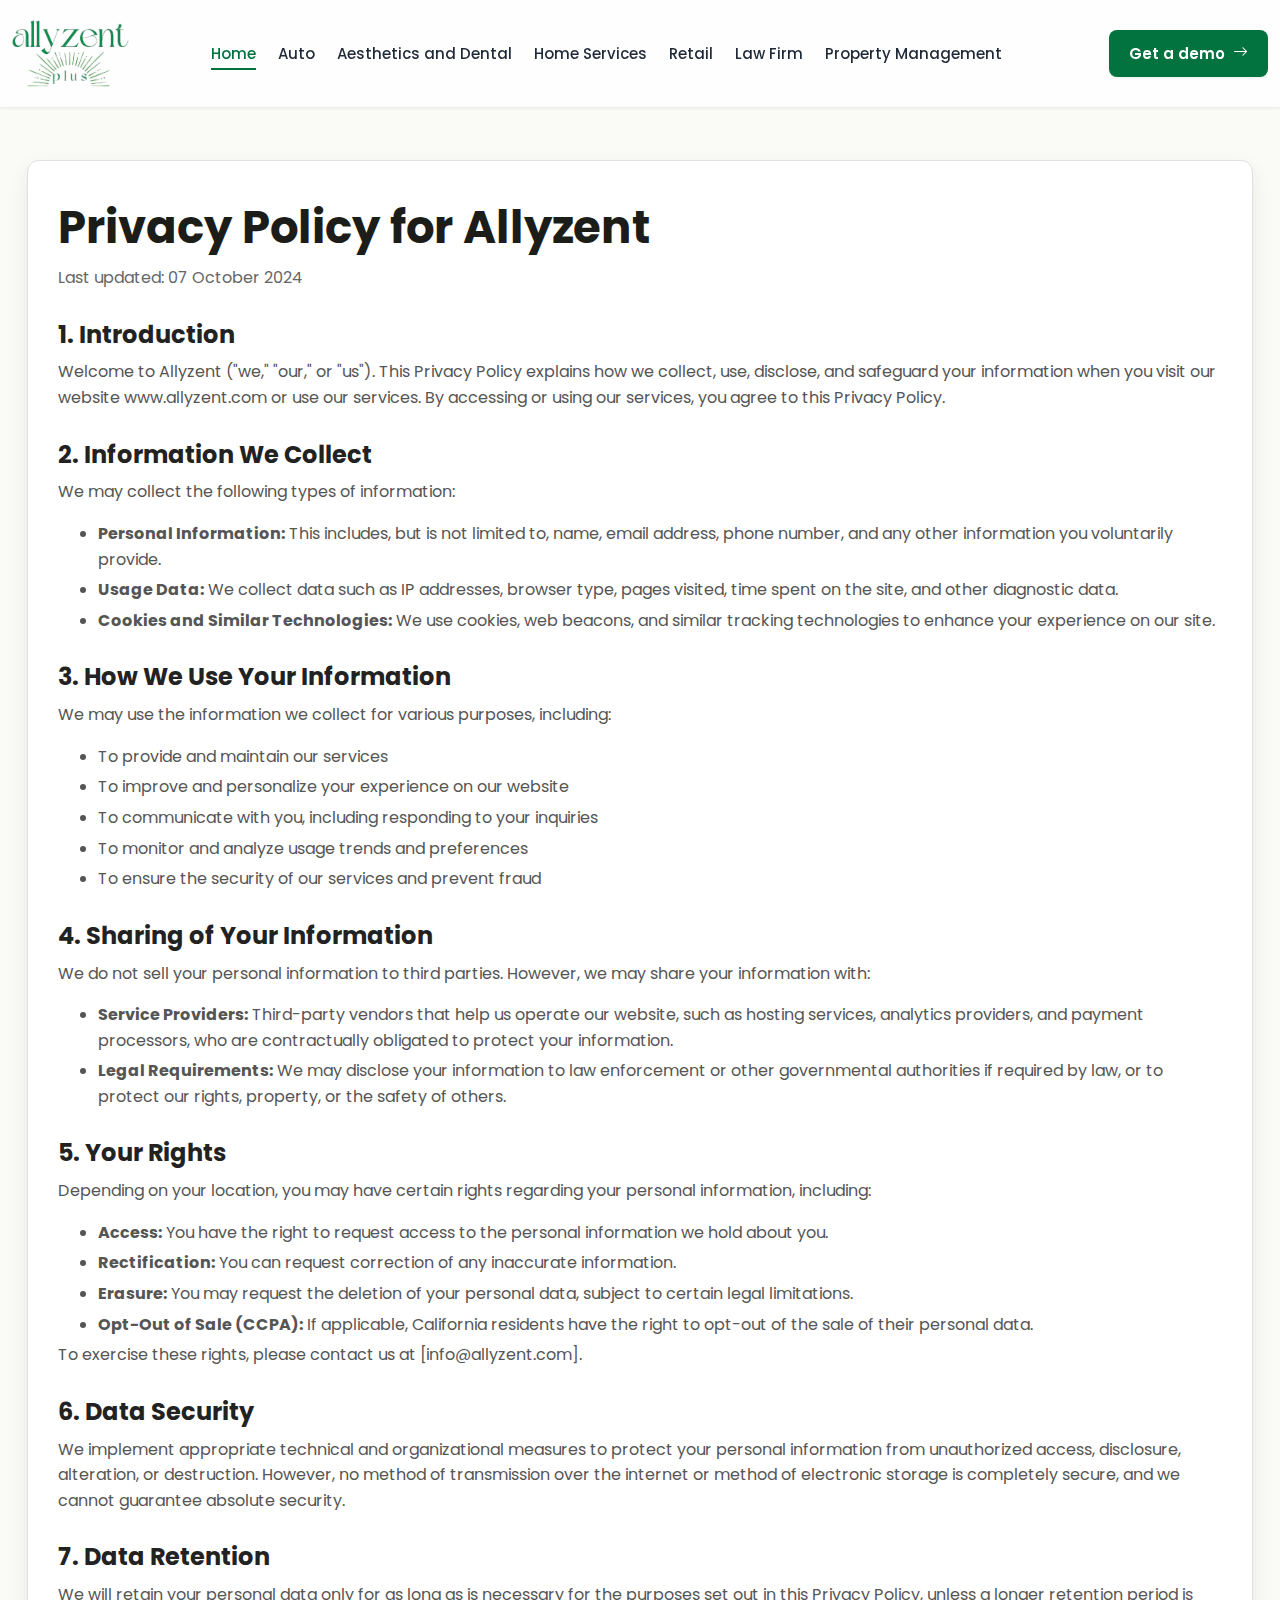
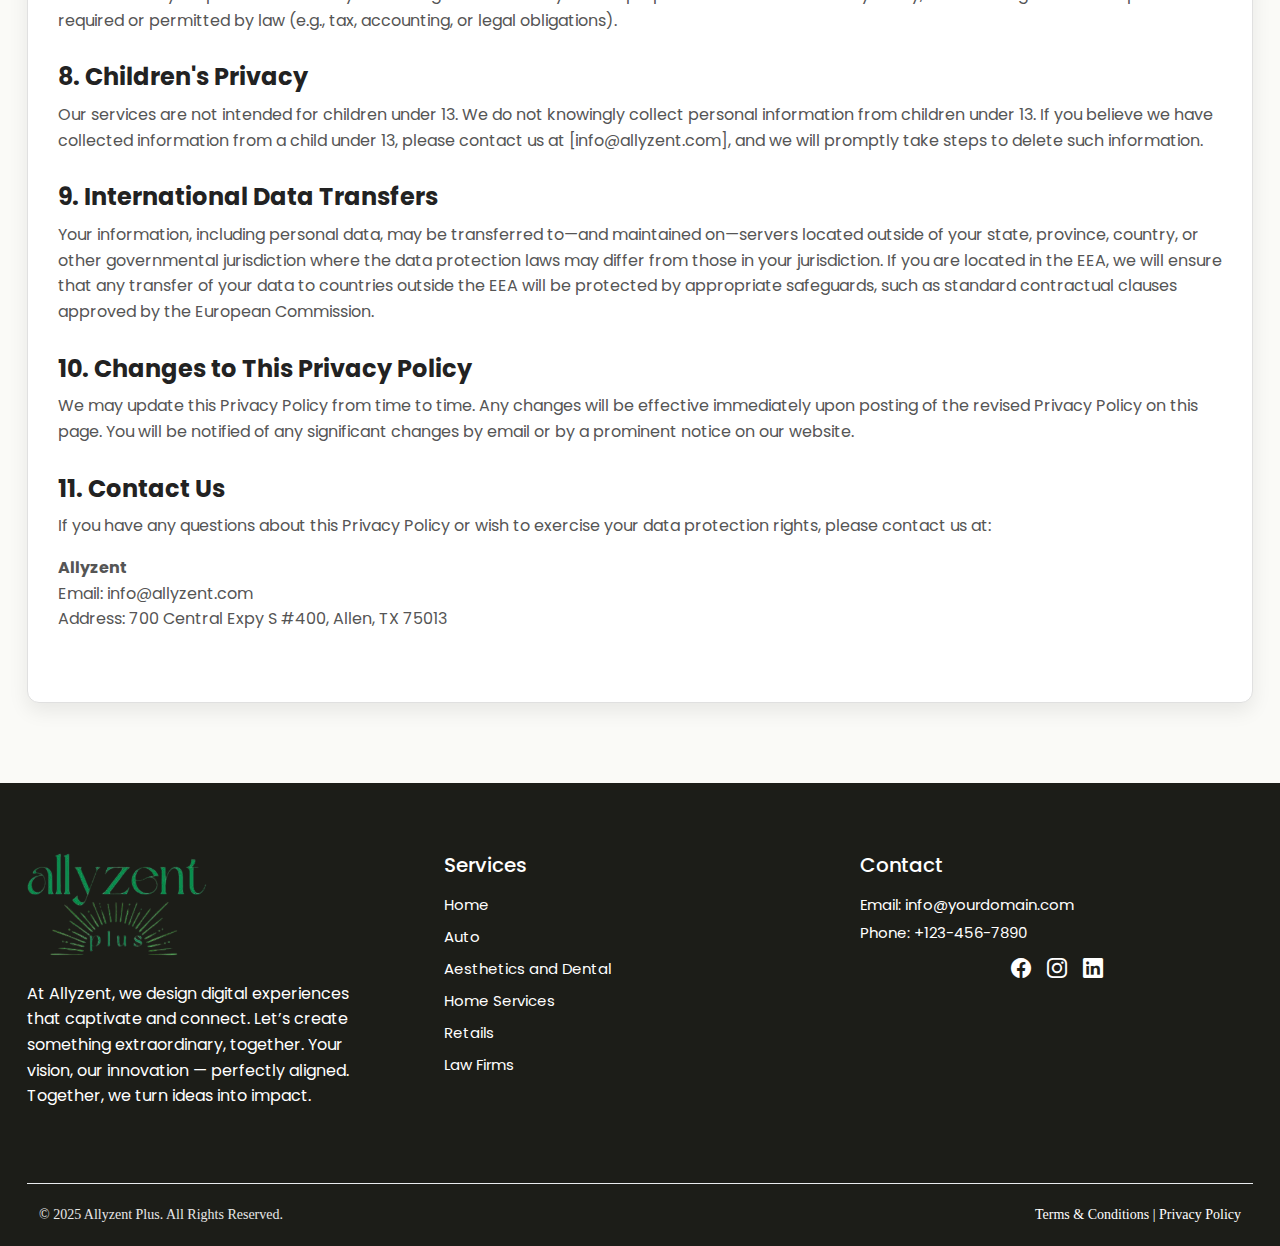
<file: privacyandpolicy.html>
<!DOCTYPE html>
<html lang="en">
<head>
    <meta charset="UTF-8">
    <meta name="viewport" content="width=device-width, initial-scale=1.0">
    <title>Allyzent Plus</title>
    <link href="assets/css/bootstrap.css" rel="stylesheet">
    <link rel="stylesheet" href="https://cdn.jsdelivr.net/npm/bootstrap-icons@1.3.0/font/bootstrap-icons.css">
    <link rel="stylesheet" href="https://cdnjs.cloudflare.com/ajax/libs/font-awesome/6.4.0/css/all.min.css">
    <link rel="stylesheet" href="assets/css/all.css">
    <link rel="stylesheet" href="assets/css/style.css">
</head>
<body>
<div class="loader-wrapper">
  <div class="loader"></div>
</div>
<div class="wrapper">
    <div class="header clearfix">
        <nav class="navbar">
            <div class="container-fluid">
                <div class="logo">
                    <a href="index.html">
                        <img src="assets/images/logo.png">
                    </a>
                </div>
                <div class="nav-links">
                    <a href="index.html" class="nav-link active">Home</a>
                    <a href="auto.html" class="nav-link">Auto</a>
                    <a href="aesthetics.html" class="nav-link">Aesthetics and Dental</a>
                    <a href="homeservices.html" class="nav-link">Home Services</a>
                    <a href="retail.html" class="nav-link">Retail</a>
                    <a href="lawfirm.html" class="nav-link">Law Firm</a>
                    <a href="propertymanagement.html" class="nav-link">Property Management</a>
                </div>
                <div class="nav-right">
                    <div class="phone-number">
                        <!-- <i class="bi bi-telephone-fill phone-icon"></i>
                        <span>1-801-438-4425</span> -->
                    </div>
                    <a href="#" class="demo-btn">
                        Get a demo
                        <i class="bi bi-arrow-right"></i>
                    </a>
                    <div class="hamburger" id="hamburger">
                        <div class="hamburger-line"></div>
                        <div class="hamburger-line"></div>
                        <div class="hamburger-line"></div>
                    </div>
                </div>
            </div>
        </nav>
        <div class="clr"></div>
        <!-- Mobile Menu -->
        <div class="mobile-menu clearfix" id="mobileMenu">
            <div class="mobile-menu-content">
                <a href="index.html" class="mobile-link">Home</a>
                <a href="auto.html" class="mobile-link">Auto</a>
                <a href="aesthetics.html" class="mobile-link">Aesthetics & Dental</a>
                <a href="homeservices.html" class="mobile-link">Home Services</a>
                <a href="retail.html" class="mobile-link">Retail</a>
                <a href="lawfirm.html" class="mobile-link">Law Firms</a>
                <a href="propertymanagement.html" class="mobile-link">Property Management</a>
                <a href="#" class="demo-link">
                    Get a demo
                    <i class="bi bi-arrow-right"></i>
                </a>
            </div>
        </div>
    </div>
    <div class="content">
        <section class="privacyandpolicy">
            <div class="container">
              <div class="row">
                <div class="col-md-12">
                  <div class="privacyandpolicy-box">
                    <h1 class="privacyandpolicy-title">Privacy Policy for Allyzent</h1>
                    <p class="privacyandpolicy-updated">Last updated: 07 October 2024</p>
                    <ul class="privacyandpolicy-list">
                      <li>
                        <h2 class="privacyandpolicy-heading">1. Introduction</h2>
                        <p>Welcome to Allyzent ("we," "our," or "us"). This Privacy Policy explains how we collect, use, disclose, and safeguard your information when you visit our website www.allyzent.com or use our services. By accessing or using our services, you agree to this Privacy Policy.</p>
                      </li>
            
                      <li>
                        <h2 class="privacyandpolicy-heading">2. Information We Collect</h2>
                        <p>We may collect the following types of information:</p>
                        <ul class="privacyandpolicy-sublist">
                          <li><strong>Personal Information:</strong> This includes, but is not limited to, name, email address, phone number, and any other information you voluntarily provide.</li>
                          <li><strong>Usage Data:</strong> We collect data such as IP addresses, browser type, pages visited, time spent on the site, and other diagnostic data.</li>
                          <li><strong>Cookies and Similar Technologies:</strong> We use cookies, web beacons, and similar tracking technologies to enhance your experience on our site.</li>
                        </ul>
                      </li>
            
                      <li>
                        <h2 class="privacyandpolicy-heading">3. How We Use Your Information</h2>
                        <p>We may use the information we collect for various purposes, including:</p>
                        <ul class="privacyandpolicy-sublist">
                          <li>To provide and maintain our services</li>
                          <li>To improve and personalize your experience on our website</li>
                          <li>To communicate with you, including responding to your inquiries</li>
                          <li>To monitor and analyze usage trends and preferences</li>
                          <li>To ensure the security of our services and prevent fraud</li>
                        </ul>
                      </li>
            
                      <li>
                        <h2 class="privacyandpolicy-heading">4. Sharing of Your Information</h2>
                        <p>We do not sell your personal information to third parties. However, we may share your information with:</p>
                        <ul class="privacyandpolicy-sublist">
                          <li><strong>Service Providers:</strong> Third-party vendors that help us operate our website, such as hosting services, analytics providers, and payment processors, who are contractually obligated to protect your information.</li>
                          <li><strong>Legal Requirements:</strong> We may disclose your information to law enforcement or other governmental authorities if required by law, or to protect our rights, property, or the safety of others.</li>
                        </ul>
                      </li>
            
                      <li>
                        <h2 class="privacyandpolicy-heading">5. Your Rights</h2>
                        <p>Depending on your location, you may have certain rights regarding your personal information, including:</p>
                        <ul class="privacyandpolicy-sublist">
                          <li><strong>Access:</strong> You have the right to request access to the personal information we hold about you.</li>
                          <li><strong>Rectification:</strong> You can request correction of any inaccurate information.</li>
                          <li><strong>Erasure:</strong> You may request the deletion of your personal data, subject to certain legal limitations.</li>
                          <li><strong>Opt-Out of Sale (CCPA):</strong> If applicable, California residents have the right to opt-out of the sale of their personal data.</li>
                        </ul>
                        <p>To exercise these rights, please contact us at [info@allyzent.com].</p>
                      </li>
            
                      <li>
                        <h2 class="privacyandpolicy-heading">6. Data Security</h2>
                        <p>We implement appropriate technical and organizational measures to protect your personal information from unauthorized access, disclosure, alteration, or destruction. However, no method of transmission over the internet or method of electronic storage is completely secure, and we cannot guarantee absolute security.</p>
                      </li>
            
                      <li>
                        <h2 class="privacyandpolicy-heading">7. Data Retention</h2>
                        <p>We will retain your personal data only for as long as is necessary for the purposes set out in this Privacy Policy, unless a longer retention period is required or permitted by law (e.g., tax, accounting, or legal obligations).</p>
                      </li>
            
                      <li>
                        <h2 class="privacyandpolicy-heading">8. Children's Privacy</h2>
                        <p>Our services are not intended for children under 13. We do not knowingly collect personal information from children under 13. If you believe we have collected information from a child under 13, please contact us at [info@allyzent.com], and we will promptly take steps to delete such information.</p>
                      </li>
            
                      <li>
                        <h2 class="privacyandpolicy-heading">9. International Data Transfers</h2>
                        <p>Your information, including personal data, may be transferred to—and maintained on—servers located outside of your state, province, country, or other governmental jurisdiction where the data protection laws may differ from those in your jurisdiction. If you are located in the EEA, we will ensure that any transfer of your data to countries outside the EEA will be protected by appropriate safeguards, such as standard contractual clauses approved by the European Commission.</p>
                      </li>
            
                      <li>
                        <h2 class="privacyandpolicy-heading">10. Changes to This Privacy Policy</h2>
                        <p>We may update this Privacy Policy from time to time. Any changes will be effective immediately upon posting of the revised Privacy Policy on this page. You will be notified of any significant changes by email or by a prominent notice on our website.</p>
                      </li>
            
                      <li>
                        <h2 class="privacyandpolicy-heading">11. Contact Us</h2>
                        <p>If you have any questions about this Privacy Policy or wish to exercise your data protection rights, please contact us at:</p>
                        <p><strong>Allyzent</strong><br>
                        Email: info@allyzent.com<br>
                        Address: 700 Central Expy S #400, Allen, TX 75013</p>
                      </li>
                    </ul>
                  </div>
                </div>
              </div>
            </div>
          </section>                         
    </div>
  <footer class="text-white" style="background-color: rgb(28, 29, 24) ;">
    <div class="container">
      <div class="footer-work">
          <div class="row gy-5 mb-2">
            <div class="col-md-4">
                <div class="logofooter">
                  <img src="assets/images/logo.png">
                  <p class="text-light-emphasis" style="max-width: 343px;">
                  At Allyzent, we design digital experiences that captivate and connect. Let’s create something extraordinary, together. Your vision, our innovation — perfectly aligned. Together, we turn ideas into impact.
                  </p>
                </div>
            </div>
            <div class="col-md-4">
              <h5 class="text-white mb-3">Services</h5>
              <ul class="list-unstyled " style="font-size: 15px;">
                <li><a href="index.html" class="text-white text-decoration-none d-block mb-2">Home</a></li>
                <li><a href="auto.html" class="text-white text-decoration-none d-block mb-2">Auto</a></li>
                <li><a href="aesthetics.html" class="text-white text-decoration-none d-block mb-2">Aesthetics and Dental</a></li>
                <li><a href="homeservices.html" class="text-white text-decoration-none d-block mb-2">Home Services</a></li>
                <li><a href="retail.html" class="text-white text-decoration-none d-block mb-2">Retails</a></li>
                <li><a href="lawfirm.html" class="text-white text-decoration-none d-block mb-2">Law Firms</a></li>
              </ul>
            </div>
            <div class="col-md-4">
              <h5 class="text-white mb-3">Contact</h5>
              <p class="mb-1" style="font-size: 15px;">Email: <a href="mailto:info@yourdomain.com" class="text-white text-decoration-none">info@yourdomain.com</a></p>
              <p style="font-size: 15px;margin-bottom:8px;">Phone: +123-456-7890</p>
              <div class="d-flex gap-3 fs-5">
                <a href="#" class="text-white"><i class="bi bi-facebook"></i></a>
                <a href="#" class="text-white"><i class="bi bi-instagram"></i></a>
                <a href="#" class="text-white"><i class="bi bi-linkedin"></i></a>
              </div>
            </div>
          </div>
      </div>
      <div class="footer-bottom">
        <div class="container">
             <div class="row">
                <div class="col-md-6 text-md-start mb-3 mb-md-0">
                    <div class="copyright">
                        © 2025 Allyzent Plus. All Rights Reserved.
                    </div>
                </div>
                <div class="col-md-6 text-md-start mb-3 mb-md-0">
                    <div class="terms text-end">
                      <a href="termandcondition.html" class="text-white text-decoration-none">Terms & Conditions</a> |
                      <a href="privacyandpolicy.html" class="text-white text-decoration-none">Privacy Policy</a>
                    </div>
                  </div>
             </div>
        </div>
      </div>
    </div>
  </footer>
</div>
<script src="assets/js/main.js"></script>
<script>
    const timelineItems = document.querySelectorAll('.timeline-item');

  const observer = new IntersectionObserver(entries => {
    entries.forEach(entry => {
      if (entry.isIntersecting) {
        entry.target.classList.add('show');
      }
    });
  }, { threshold: 0.1 });

  timelineItems.forEach(item => observer.observe(item));
</script>
<script>
window.addEventListener("load", function () {
  document.querySelector(".loader-wrapper").style.display = "none";
});
</script>
</body>
</html>
</file>
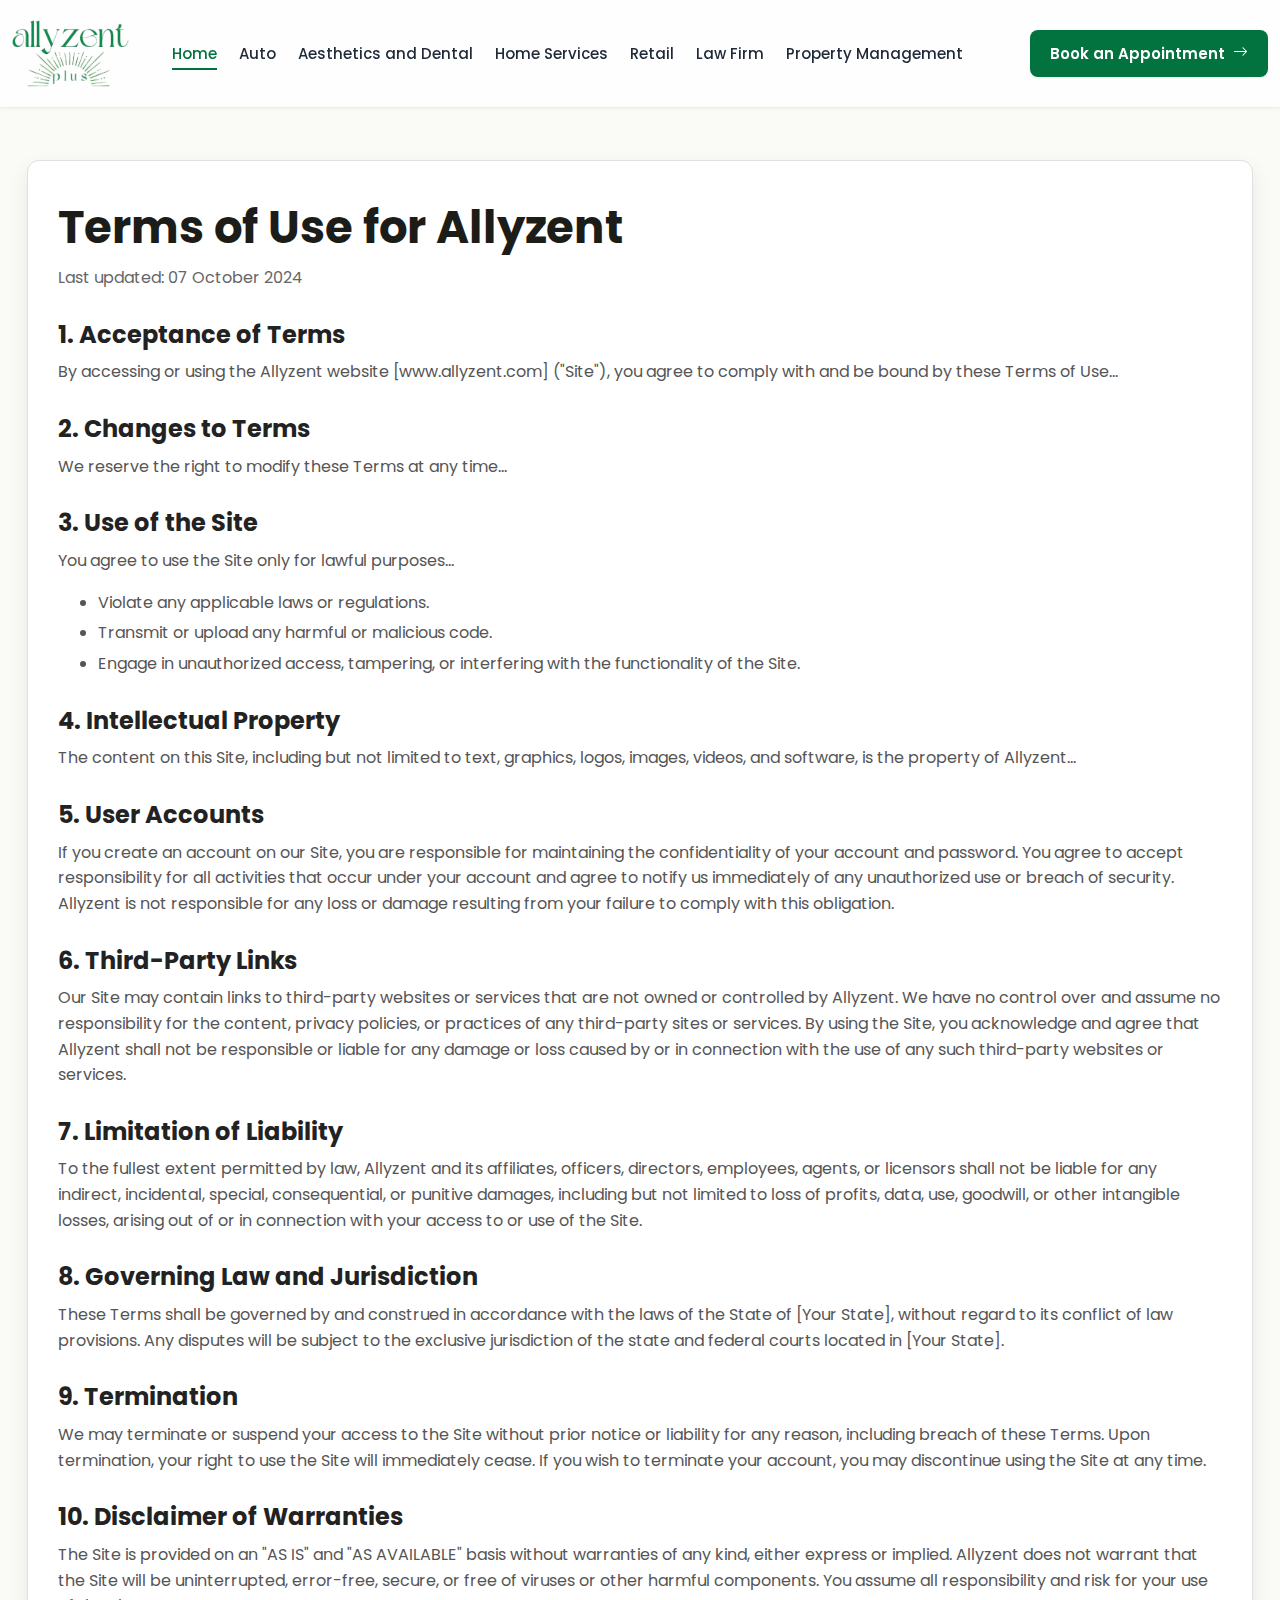
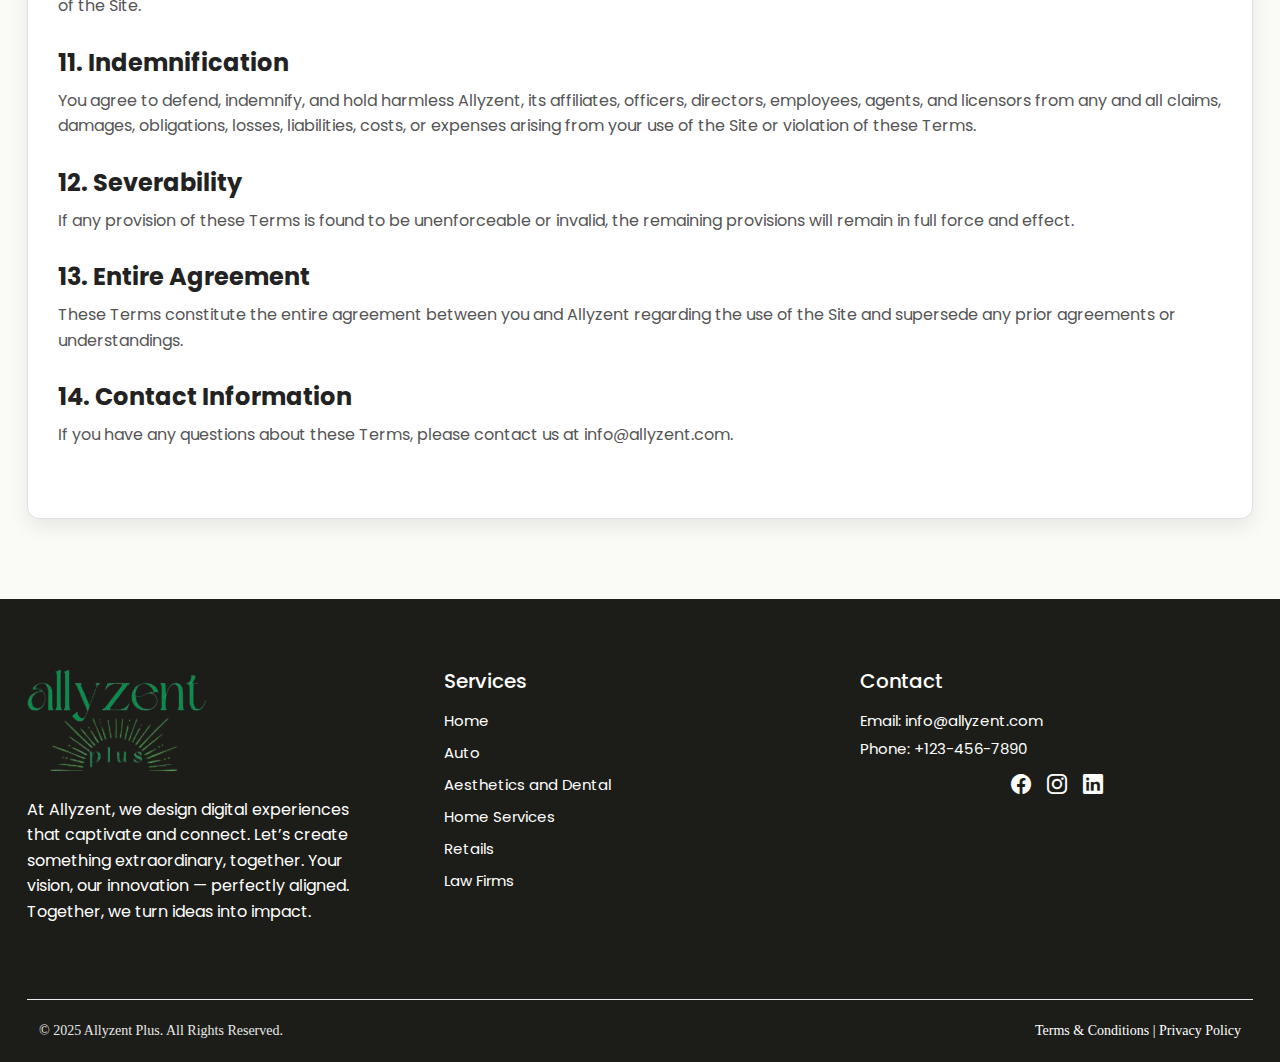
<file: termandcondition.html>
<!DOCTYPE html>
<html lang="en">
<head>
    <meta charset="UTF-8">
    <meta name="viewport" content="width=device-width, initial-scale=1.0">
    <title>Allyzent Plus</title>
    <link href="assets/css/bootstrap.css" rel="stylesheet">
    <link rel="stylesheet" href="https://cdn.jsdelivr.net/npm/bootstrap-icons@1.3.0/font/bootstrap-icons.css">
    <link rel="stylesheet" href="https://cdnjs.cloudflare.com/ajax/libs/font-awesome/6.4.0/css/all.min.css">
    <link rel="stylesheet" href="assets/css/all.css">
    <link rel="stylesheet" href="assets/css/style.css">
</head>
<body>
<div class="loader-wrapper">
  <div class="loader"></div>
</div>
<div class="wrapper">
    <div class="header clearfix">
        <nav class="navbar">
            <div class="container-fluid">
                <div class="logo">
                    <a href="index.html">
                        <img src="assets/images/logo.png">
                    </a>
                </div>
                <div class="nav-links">
                    <a href="index.html" class="nav-link active">Home</a>
                    <a href="auto.html" class="nav-link">Auto</a>
                    <a href="aesthetics.html" class="nav-link">Aesthetics and Dental</a>
                    <a href="homeservices.html" class="nav-link">Home Services</a>
                    <a href="retail.html" class="nav-link">Retail</a>
                    <a href="lawfirm.html" class="nav-link">Law Firm</a>
                    <a href="propertymanagement.html" class="nav-link">Property Management</a>
                </div>
                <div class="nav-right">
                    <div class="phone-number">
                        <!-- <i class="bi bi-telephone-fill phone-icon"></i>
                        <span>1-801-438-4425</span> -->
                    </div>
                    <a href="https://calendly.com/d/crxh-4nr-ybn/discovery-call" class="demo-btn">
                        Book an Appointment
                        <i class="bi bi-arrow-right"></i>
                    </a>
                    <div class="hamburger" id="hamburger">
                        <div class="hamburger-line"></div>
                        <div class="hamburger-line"></div>
                        <div class="hamburger-line"></div>
                    </div>
                </div>
            </div>
        </nav>
        <div class="clr"></div>
        <!-- Mobile Menu -->
        <div class="mobile-menu clearfix" id="mobileMenu">
            <div class="mobile-menu-content">
                <a href="index.html" class="mobile-link">Home</a>
                <a href="auto.html" class="mobile-link">Auto</a>
                <a href="aesthetics.html" class="mobile-link">Aesthetics & Dental</a>
                <a href="homeservices.html" class="mobile-link">Home Services</a>
                <a href="retail.html" class="mobile-link">Retail</a>
                <a href="lawfirm.html" class="mobile-link">Law Firms</a>
                <a href="propertymanagement.html" class="mobile-link">Property Management</a>
                <a href="#" class="demo-link">
                    Book an Appointment
                    <i class="bi bi-arrow-right"></i>
                </a>
            </div>
        </div>
    </div>
    <div class="content">
        <section class="termsandcondition">
            <div class="container">
              <div class="row">
                <div class="col-md-12">
                  <div class="termsandcondition-box">
                    <h1 class="termsandcondition-title">Terms of Use for Allyzent</h1>
                    <p class="termsandcondition-updated">Last updated: 07 October 2024</p>
                    <ul class="termsandcondition-list">
                      <li>
                        <h2 class="termsandcondition-heading">1. Acceptance of Terms</h2>
                        <p>By accessing or using the Allyzent website [www.allyzent.com] ("Site"), you agree to comply with and be bound by these Terms of Use...</p>
                      </li>
            
                      <li>
                        <h2 class="termsandcondition-heading">2. Changes to Terms</h2>
                        <p>We reserve the right to modify these Terms at any time...</p>
                      </li>
            
                      <li>
                        <h2 class="termsandcondition-heading">3. Use of the Site</h2>
                        <p>You agree to use the Site only for lawful purposes...</p>
                        <ul class="termsandcondition-sublist">
                          <li>Violate any applicable laws or regulations.</li>
                          <li>Transmit or upload any harmful or malicious code.</li>
                          <li>Engage in unauthorized access, tampering, or interfering with the functionality of the Site.</li>
                        </ul>
                      </li>
            
                      <li>
                        <h2 class="termsandcondition-heading">4. Intellectual Property</h2>
                        <p>The content on this Site, including but not limited to text, graphics, logos, images, videos, and software, is the property of Allyzent...</p>
                      </li>
            
                        <li>
                          <h2 class="termsandcondition-heading">5. User Accounts</h2>
                          <p>If you create an account on our Site, you are responsible for maintaining the confidentiality of your account and password. You agree to accept responsibility for all activities that occur under your account and agree to notify us immediately of any unauthorized use or breach of security. Allyzent is not responsible for any loss or damage resulting from your failure to comply with this obligation.</p>
                        </li>
            
                        <li>
                          <h2 class="termsandcondition-heading">6. Third-Party Links</h2>
                          <p>Our Site may contain links to third-party websites or services that are not owned or controlled by Allyzent. We have no control over and assume no responsibility for the content, privacy policies, or practices of any third-party sites or services. By using the Site, you acknowledge and agree that Allyzent shall not be responsible or liable for any damage or loss caused by or in connection with the use of any such third-party websites or services.</p>
                        </li>
            
                        <li>
                          <h2 class="termsandcondition-heading">7. Limitation of Liability</h2>
                          <p>To the fullest extent permitted by law, Allyzent and its affiliates, officers, directors, employees, agents, or licensors shall not be liable for any indirect, incidental, special, consequential, or punitive damages, including but not limited to loss of profits, data, use, goodwill, or other intangible losses, arising out of or in connection with your access to or use of the Site.</p>
                        </li>
            
                        <li>
                          <h2 class="termsandcondition-heading">8. Governing Law and Jurisdiction</h2>
                          <p>These Terms shall be governed by and construed in accordance with the laws of the State of [Your State], without regard to its conflict of law provisions. Any disputes will be subject to the exclusive jurisdiction of the state and federal courts located in [Your State].</p>
                        </li>
            
                        <li>
                          <h2 class="termsandcondition-heading">9. Termination</h2>
                          <p>We may terminate or suspend your access to the Site without prior notice or liability for any reason, including breach of these Terms. Upon termination, your right to use the Site will immediately cease. If you wish to terminate your account, you may discontinue using the Site at any time.</p>
                        </li>
            
                        <li>
                          <h2 class="termsandcondition-heading">10. Disclaimer of Warranties</h2>
                          <p>The Site is provided on an "AS IS" and "AS AVAILABLE" basis without warranties of any kind, either express or implied. Allyzent does not warrant that the Site will be uninterrupted, error-free, secure, or free of viruses or other harmful components. You assume all responsibility and risk for your use of the Site.</p>
                        </li>
            
                        <li>
                          <h2 class="termsandcondition-heading">11. Indemnification</h2>
                          <p>You agree to defend, indemnify, and hold harmless Allyzent, its affiliates, officers, directors, employees, agents, and licensors from any and all claims, damages, obligations, losses, liabilities, costs, or expenses arising from your use of the Site or violation of these Terms.</p>
                        </li>
            
                        <li>
                          <h2 class="termsandcondition-heading">12. Severability</h2>
                          <p>If any provision of these Terms is found to be unenforceable or invalid, the remaining provisions will remain in full force and effect.</p>
                        </li>
            
                        <li>
                          <h2 class="termsandcondition-heading">13. Entire Agreement</h2>
                          <p>These Terms constitute the entire agreement between you and Allyzent regarding the use of the Site and supersede any prior agreements or understandings.</p>
                        </li>
            
                        <li>
                          <h2 class="termsandcondition-heading">14. Contact Information</h2>
                          <p>If you have any questions about these Terms, please contact us at info@allyzent.com.</p>
                        </li>
                     </ul>
                  </div>
                </div>
              </div>
            </div>
        </section>         
    </div>
  <footer class="text-white" style="background-color: rgb(28, 29, 24) ;">
    <div class="container">
      <div class="footer-work">
          <div class="row gy-5 mb-2">
            <div class="col-md-4">
                <div class="logofooter">
                  <img src="assets/images/logo.png">
                  <p class="text-light-emphasis" style="max-width: 343px;">
                  At Allyzent, we design digital experiences that captivate and connect. Let’s create something extraordinary, together. Your vision, our innovation — perfectly aligned. Together, we turn ideas into impact.
                  </p>
                </div>
            </div>
            <div class="col-md-4">
              <h5 class="text-white mb-3">Services</h5>
              <ul class="list-unstyled " style="font-size: 15px;">
                <li><a href="index.html" class="text-white text-decoration-none d-block mb-2">Home</a></li>
                <li><a href="auto.html" class="text-white text-decoration-none d-block mb-2">Auto</a></li>
                <li><a href="aesthetics.html" class="text-white text-decoration-none d-block mb-2">Aesthetics and Dental</a></li>
                <li><a href="homeservices.html" class="text-white text-decoration-none d-block mb-2">Home Services</a></li>
                <li><a href="retail.html" class="text-white text-decoration-none d-block mb-2">Retails</a></li>
                <li><a href="lawfirm.html" class="text-white text-decoration-none d-block mb-2">Law Firms</a></li>
              </ul>
            </div>
            <div class="col-md-4">
              <h5 class="text-white mb-3">Contact</h5>
              <p class="mb-1" style="font-size: 15px;">Email: <a href="mailto:info@allyzent.com" class="text-white text-decoration-none">info@allyzent.com</a></p>
              <p style="font-size: 15px;margin-bottom:8px;">Phone: +123-456-7890</p>
              <div class="d-flex gap-3 fs-5">
                <a href="https://m.facebook.com/allyzent.info/" class="text-white"><i class="bi bi-facebook"></i></a>
                <a href="https://www.instagram.com/allyzent/" class="text-white"><i class="bi bi-instagram"></i></a>
                <a href="https://www.linkedin.com/company/allyzent" class="text-white"><i class="bi bi-linkedin"></i></a>
              </div>
            </div>
          </div>
      </div>
      <div class="footer-bottom">
        <div class="container">
             <div class="row">
                <div class="col-md-6 text-md-start mb-3 mb-md-0">
                    <div class="copyright">
                        © 2025 Allyzent Plus. All Rights Reserved.
                    </div>
                </div>
                <div class="col-md-6 text-md-start mb-3 mb-md-0">
                    <div class="terms text-end">
                      <a href="termandcondition.html" class="text-white text-decoration-none">Terms & Conditions</a> |
                      <a href="privacyandpolicy.html" class="text-white text-decoration-none">Privacy Policy</a>
                    </div>
                  </div>
             </div>
        </div>
      </div>
    </div>
  </footer>
</div>
<script src="assets/js/main.js"></script>
<script>
    const timelineItems = document.querySelectorAll('.timeline-item');

  const observer = new IntersectionObserver(entries => {
    entries.forEach(entry => {
      if (entry.isIntersecting) {
        entry.target.classList.add('show');
      }
    });
  }, { threshold: 0.1 });

  timelineItems.forEach(item => observer.observe(item));
</script>
<script>
window.addEventListener("load", function () {
  document.querySelector(".loader-wrapper").style.display = "none";
});
</script>
</body>
</html>
</file>
<file: assets/css/style.css>
@import url('https://fonts.googleapis.com/css2?family=Poppins:ital,wght@0,100;0,200;0,300;0,400;0,500;0,600;0,700;0,800;0,900;1,100;1,200;1,300;1,400;1,500;1,600;1,700;1,800;1,900&display=swap');
:root {
    --primary: #02723f;
    --primary-dark: #02723f;
    --text: #1f2937;
    --text-light: #6b7280;
    --primary: linear-gradient(135deg, #2bc264, #02723f);
    --border-glow: linear-gradient(135deg, #ffffff, #b2fefa);
    --bg: #f9fafb;
    --white: rgb(254 254 254);
    --shadow-sm: 0 1px 3px rgba(8, 110, 16, 0.1);
    --shadow-md: 0 1px 3px rgba(8, 110, 16, 0.1);
    --transition: all 0.3s cubic-bezier(0.4, 0, 0.2, 1);
}

.loader-wrapper {
  position: fixed;
  top: 0;
  left: 0;
  height: 100vh;
  width: 100vw;
  background: #ffffff;
  display: flex;
  justify-content: center;
  align-items: center;
  z-index: 9999;
}
.loader {
  width: 30px;
  aspect-ratio: 1;
  background: #3FB8AF;
  position: relative;
  animation: l8-0 2.5s infinite linear alternate;
}
.loader:before {
  content: "";
  position: absolute;
  inset: 0;
  background: #000;
  transform: translate(100%);
  transform-origin: top left;
  animation: l8-1 .5s infinite alternate;
}
@keyframes l8-0 {
  0% ,19.9%,
  80%,100%  {transform: scale(1,1)}
  20%,39.9% {transform: scale(-1,1)}
  40%,59.9% {transform: scale(-1,-1)}
  60%,79.9% {transform: scale(1,-1)}
}
@keyframes l8-1 {
   0%,20%   {transform: translate(100%) rotate(0)}
   80%,100% {transform: translate(100%) rotate(-180deg)}
}


* {
    margin: 0;
    padding: 0;
    box-sizing: border-box;
}

.clr{
  clear: both;
}

body {
  font-family: 'Grenette', ui-serif, Georgia, 'Times New Roman', Times, serif;
    color: var(--text);
    line-height: 1.6;
    background-color: rgb(250 250 247);
}
.container {
    width: 100%;
    max-width: 1250px;
    margin: 0 auto;
}

.container-fluid {
  max-width: 1280px !important;
}

/* Navbar Styles */
.navbar {
    position: fixed;
    top: 0;
    left: 0;
    width: 100%;
    padding: 20px 0;
    background-color: var(--white);
    box-shadow: var(--shadow-sm);
    z-index: 1000;
    transition: var(--transition);
    font-family: "Poppins", sans-serif;
}
.navbar{
  display: inherit !important;
}
.navbar.scrolled {
    padding: 12px 0;
    box-shadow: var(--shadow-md);
    backdrop-filter: blur(5px);
    background-color: rgba(255, 255, 255, 0.95);
}

.navbar .container {
    display: flex;
    justify-content: space-between;
    align-items: center;
}

/* Logo Styles */
.logo {
    /* position: relative; */
    font-size: 28px;
    font-weight: 700;
    color: var(--primary);
    letter-spacing: -0.5px;
}
.logo img {
  width: 117px;
}

/* Navigation Links */
.nav-links {
  display: flex;
  gap: 22px;
}

.nav-link {
  position: relative;
  display: inline-block;
  text-decoration: none;
  color: var(--text);
  font-weight: 500;
  font-size: 15px;
  padding: 4px 0;
  transition: color 0.3s ease;
}

.nav-link::after {
  content: '';
  position: absolute;
  left: 0;
  bottom: 0;
  width: 0%;
  height: 2px;
  background-color: #02723f;
  transition: width 0.3s ease;
}

.nav-link:hover {
  color: #02723f;
}

.nav-link:hover::after {
  width: 100%;
}

.nav-link.active {
  color: #02723f;
}

.nav-link.active::after {
  width: 100%;
}


/* Right Side Elements */
.nav-right {
    display: flex;
    align-items: center;
    gap: 25px;
}
/* 
.phone-number {
    display: flex;
    align-items: center;
    gap: 8px;
    color: var(--text);
    font-weight: 500;
    font-size: 15px;
    transition: var(--transition);
}

.phone-number:hover {
    color: var(--primary);
}

.phone-icon {
  color: var(--primary);
  font-size: 14px;
  line-height: 0;
} */

/* .sign-in {
    color: var(--text);
    text-decoration: none;
    font-weight: 500;
    font-size: 15px;
    transition: var(--transition);
}

.sign-in:hover {
    color: var(--primary);
} */

/* Demo Button */
.demo-btn {
    display: flex;
    align-items: center;
    gap: 8px;
    background-color: #02723f;
    color: white;
    padding: 10px 20px;
    border-radius: 8px;
    text-decoration: none;
    font-weight: 600;
    font-size: 15px;
    transition: var(--transition);
    box-shadow: 0 1px 3px rgba(20, 124, 29, 0.1);
}
.demo-btn:hover {
    background-color: var(--primary-dark);
    transform: translateY(-2px);
    color: #fff !important;
    box-shadow: 0 1px 3px rgba(10, 163, 23, 0.1);
}
.demo-btn i{  
    margin-bottom: 3px;
}

.mydemo-btn {
  display: flex;
  align-items: center;
  gap: 8px;
  background-color: #02723f;
  color: white;
  padding: 10px 20px;
  border-radius: 8px;
  text-decoration: none;
  font-weight: 600;
  font-size: 15px;
  transition: var(--transition);
  box-shadow: 0 1px 3px rgba(20, 124, 29, 0.1);
}
.mydemo-btn:hover {
  background-color: var(--primary-dark);
  transform: translateY(-2px);
  color: #fff !important;
  box-shadow: 0 1px 3px rgba(10, 163, 23, 0.1);
}

/* Hamburger Menu */
.hamburger {
    display: none;
    flex-direction: column;
    justify-content: space-between;
    width: 24px;
    height: 18px;
    cursor: pointer;
    transition: var(--transition);
}

.hamburger-line {
    width: 100%;
    height: 2px;
    background-color: var(--text);
    transition: var(--transition);
}

.hamburger.active .hamburger-line:nth-child(1) {
    transform: translateY(8px) rotate(45deg);
}

.hamburger.active .hamburger-line:nth-child(2) {
    opacity: 0;
}

.hamburger.active .hamburger-line:nth-child(3) {
    transform: translateY(-8px) rotate(-45deg);
}

/* Mobile Menu */
.mobile-menu {
    position: fixed;
    top: 72px;
    left: 0;
    width: 100%;
    background-color: var(--white);
    box-shadow: var(--shadow-md);
    z-index: 999;
    transform: translateY(-150%);
    opacity: 0;
    transition: var(--transition);
    font-family: "Poppins", sans-serif;
}

.mobile-menu.active {
    transform: translateY(0);
    opacity: 1;
}

.mobile-menu-content {
    padding: 20px;
    display: flex;
    flex-direction: column;
    gap: 15px;
}

.mobile-link {
    padding: 12px 0;
    text-decoration: none;
    color: var(--text);
    font-weight: 500;
    border-bottom: 1px solid #e5e7eb;
    transition: var(--transition);
}

.mobile-link:hover {
    color: var(--primary);
    padding-left: 10px;
}

.phone-link {
    display: flex;
    align-items: center;
    gap: 10px;
    color: var(--primary);
}
.demo-link {
  display: flex;
  align-items: center;
  gap: 10px;
  color: #02723f;
  text-decoration: none;
}


@media (max-width: 992px) {
  .nav-links,
  .phone-number,
  .demo-btn {
      display: none;
  }

  .hamburger {
      display: flex;
  }
}


/* ///////////////////////HeroWork////////////////////// */
.bubbles{
  position:absolute;
  width:100%;
  height: 100%;
  z-index:-1;
  overflow:hidden;
  top:0;
  left:0;
}
.bubble {
  position: absolute;
  bottom: -100px;
  width: 40px;
  height: 40px;
  background: #15ad69;
  border-radius: 50%;
  opacity: 0.5;
  animation: rise 5s infinite ease-in;
  animation-delay: 2s inherit; 
}
.bubble:nth-child(1){
  width:40px;
  height:40px;
  left:10%;
  animation-duration:8s;
}
.bubble:nth-child(2){
  width:20px;
  height:20px;
  left:20%;
  animation-duration:5s;
  animation-delay:1s;
}
.bubble:nth-child(3){
  width:50px;
  height:50px;
  left:35%;
  animation-duration:7s;
  animation-delay:2s;
}
.bubble:nth-child(4){
  width:80px;
  height:80px;
  left:50%;
  animation-duration:11s;
  animation-delay:0s;
}
.bubble:nth-child(5){
  width:35px;
  height:35px;
  left:55%;
  animation-duration:6s;
  animation-delay:1s;
}
.bubble:nth-child(6){
  width:45px;
  height:45px;
  left:65%;
  animation-duration:8s;
  animation-delay:3s;
}
.bubble:nth-child(7){
  width:90px;
  height:90px;
  left:70%;
  animation-duration:12s;
  animation-delay:2s;
}
.bubble:nth-child(8){
  width:25px;
  height:25px;
  left:80%;
  animation-duration:6s;
  animation-delay:2s;
}
.bubble:nth-child(9){
  width:15px;
  height:15px;
  left:70%;
  animation-duration:5s;
  animation-delay:1s;
}
.bubble:nth-child(10){
  width:90px;
  height:90px;
  left:25%;
  animation-duration:10s;
  animation-delay:4s;
}
@keyframes rise{
  0%{
    bottom:-100px;
    transform:translateX(0);
  }
  50%{
    transform:translate(100px);
  }
  100%{
    bottom:1080px;
    transform:translateX(-200px);
  }
}
.hero-work {
  position: relative;
  overflow: hidden;
  /* height: 100vh; */
  align-items: center;
  padding-top: 12rem;
  padding-bottom: 8rem;
}
.hero-work-container {
  margin: 0 auto;
  position: relative;
  z-index: 2;
}

.hero-work-content {
  margin: 0 auto;
  text-align: center;
}

.hero-work-heading {
  font-size: 80px;
  font-weight: 800;
  line-height: 1.2;
  color: #0f172a;
  margin-bottom: 1.5rem;
  letter-spacing: -0.05em;
}

.hero-work-description {
  font-size: 24px;
  color: #475569;
  line-height: 1.6;
  max-width: 1000px;
  font-family: "Poppins", sans-serif;
  margin: 0 auto;
}

/* Divider */
.hero-work-divider {
  width: 80px;
  height: 3px;
  background-color: var(--primary);
  margin: 2rem auto;
  border-radius: 3px;
  position: relative;
  overflow: hidden;
  margin-bottom: 44px;
}

.hero-work-divider::after {
  content: '';
  position: absolute;
  top: 0;
  left: 0;
  width: 100%;
  height: 100%;
  background: linear-gradient(90deg,#03a55a 0%, #03a55a 100%);
  animation: dividerShine 3s infinite;

}

@keyframes dividerShine {
  0% { opacity: 0.7; }
  50% { opacity: 1; }
  100% { opacity: 0.7; }
}

/* Button */
.hero-work-btn {
  gap: 8px;
  background-color: #02723f;
  color: white;
  padding: 15px 29px;
  border-radius: 8px;
  text-decoration: none;
  font-weight: 600;
  font-size: 18px;
  transition: var(--transition);
  box-shadow: 0 1px 3px rgba(20, 124, 29, 0.1);
  width: 15%;
  margin: 0 auto;
}
.hero-work-btn:hover {
  background-color: var(--primary-dark);
  transform: translateY(-2px);
  color: #fff !important;
  box-shadow: 0 1px 3px rgba(10, 163, 23, 0.1);
}
.hero-work-btn i{  
  margin-bottom: 3px;
}

.hero-work-btn-icon {
  margin-left: 7px;
  transition: transform 0.3s ease;
}
.hero-work-btn:hover .hero-work-btn-icon {
  transform: translateX(5px);
}

.services-section {
  /* background: #f9f9f9; */
  padding: 80px 0;
  text-align: center;
}
.services-grid {
  position: relative;
  z-index: 1;
}

.services-grid::before {
  content: "";
  position: absolute;
  top: 50%;
  left: 50%;
  width: 600px;
  height: 600px;
  background: radial-gradient(circle, rgba(2, 114, 63, 0.25) 0%, rgba(2, 114, 63, 0) 70%);
  transform: translate(-50%, -50%);
  z-index: -1;
  border-radius: 50%;
  filter: blur(60px);
  pointer-events: none;
}

.section-title {
  font-size: 60px;
  font-weight: 700;
  color: #1c1d18;
  margin-bottom: 10px;
  font-family: "Poppins", sans-serif;  
}

.maindatahere h5 {
  font-size: 22px;
  text-transform: uppercase;
}

.section-subtitle {
  font-size: 22px;
  color: #666;
  margin-bottom: 50px !important;
  width: 800px;
  margin: 0 auto;
}
.service-card h3 {
  font-size: 24px;
  font-weight: bold;
}
.services-grid {
  display: grid;
  grid-template-columns: repeat(auto-fit, minmax(260px, 1fr));
  gap: 30px;
  max-width: 1200px;
  margin: 0 auto;
  font-family: "Poppins", sans-serif;  

}

.service-card {
  cursor: pointer;
  background: white;
  padding: 30px 20px;
  border-radius: 20px;
  box-shadow: 0 8px 30px rgba(0,0,0,0.05);
  transition: all 0.3s ease;
}

.service-card:hover {
  transform: translateY(-10px);
  box-shadow: 0 12px 40px rgba(0,0,0,0.1);
}

.service-card .icon {
  font-size: 40px;
  margin-bottom: 20px;
  color: #00c853;
}

.icon img{
  border-radius: 12px;
}

.service-card p {
  font-size: 17px;
  padding: 0 50px;
  margin-top: 15px;
}


.timeline-section {
  padding: 80px 20px;
  /* background-color: #f9f9f9; */
}

.timeline-container {
  max-width: 900px;
  margin: auto;
}

.timeline {
  display: flex;
  justify-content: space-between;
  position: relative;
  margin-top: 60px;
  font-family: "Poppins", sans-serif;  

}
.timeline-content h3 {
    font-size: 24px;
    font-weight: 600;
}

.timeline::before {
  content: "";
  position: absolute;
  top: 50%;
  left: 20px;
  width: 100%;
  height: 4px;
  background: linear-gradient(to right, #02723f, #0bb17a);
  border-radius: 4px;
  transform: translateY(-50%);
}

.timeline-item {
  position: relative;
  opacity: 0;
  transform: translateX(30px);
  transition: all 0.6s ease;
}

.timeline-item.show {
  opacity: 1;
  transform: translateX(0);
}

.timeline-marker {
  width: 20px;
  height: 20px;
  background-color: #02723f;
  border: 3px solid white;
  border-radius: 50%;
  position: absolute;
  top: 50%;
  left: -10px;
  transform: translateY(-50%);
  z-index: 2;
  box-shadow: 0 0 0 4px #0bb17a33;
}
.timeline-content {
  background: white;
  padding: 20px;
  border-radius: 8px;
  box-shadow: 0 8px 20px rgba(0, 0, 0, 0.05);
  width: 300px;
  text-align: center;
  height: 100%;
}
/* .testimonial-slider {
  max-width: 1100px;
  margin: 100px auto;
  padding: 80px 0;
  font-family: 'Segoe UI', sans-serif;
  text-align: center;
} */
/* 
.testimonial-slider h2 {
  font-size: 32px;
  margin-bottom: 40px;
  color: #111;
} */

/* .slider-wrapper {
  position: relative;
  overflow: hidden;
}

.slider-track {
  display: flex;
  transition: transform 0.5s ease;
  gap: 20px;
}

.testimonial-card {
  background: #02723f1f;
  border-radius: 16px;
  padding: 30px 25px;
  box-shadow: 0 8px 20px rgba(0, 0, 0, 0.06);
  box-sizing: border-box;
  min-height: 200px;
  transition: transform 0.3s ease, box-shadow 0.3s ease;
  border: 1px solid #02723f5e;
}

.testimonial-card:hover {
  transform: translateY(-8px);
  box-shadow: 0 12px 30px rgba(0, 0, 0, 0.08);
}

.testimonial-card p {
  font-size: 24px;
  line-height: 1.7;
  color: #222;
  font-family: "Poppins", sans-serif;
  font-weight: 500;
  margin-bottom: 35px;
  font-style: italic;
  position: relative;
} */

/* .testimonial-card p::before,
.testimonial-card p::after {
  content: '"';
  font-size: 26px;
  color: #bbb;
  position: absolute;
}

.testimonial-card p::before {
  top: -10px;
  left: -10px;
}

.testimonial-card p::after {
  bottom: -10px;
  right: -10px;
} */

/* .testimonial-slider {
  position: relative;
}
.testimonial-slider::before {
  content: "";
  position: absolute;
  top: 0;
  left: 0;
  width: 500px;
  height: 500px;
  background: radial-gradient(circle, rgba(2, 114, 63, 0.2) 0%, rgba(2, 114, 63, 0) 70%);
  transform: translate(-30%, -30%);
  z-index: -1;
  border-radius: 50%;
  filter: blur(60px);
  pointer-events: none;
}
.testimonial-slider::after {
  content: "";
  position: absolute;
  bottom: -56%;
  right: 0;
  width: 500px;
  height: 500px;
  background: radial-gradient(circle, rgba(2, 114, 63, 0.2) 0%, rgba(2, 114, 63, 0) 70%);
  transform: translate(-30%, -30%);
  z-index: -1;
  border-radius: 50%;
  filter: blur(60px);
  pointer-events: none;
}
.testimonial-card span {
  font-weight: 600;
  font-size: 15px;
  color: #0000009f;
  text-align: right;
  font-family: "Poppins", sans-serif;
} */

/* ////communication work//// */

.communication-card {
  background: #ffffff;
  border-radius: 16px;
  box-shadow: 0 4px 12px rgba(0, 0, 0, 0.08);
  overflow: hidden;
  transition: transform 0.3s ease, box-shadow 0.3s ease;
  margin-bottom: 30px;
  display: flex;
  flex-direction: column;
}

.communication-card:hover {
  transform: translateY(-8px);
  box-shadow: 0 6px 20px rgba(0, 0, 0, 0.15);
}

.communication-image {
  width: 100%;
  height: 200px;
  overflow: hidden;
  background: #f9f9f9;
  display: flex;
  align-items: center;
  justify-content: center;
}

.communication-image-fluid {
  width: 100%;
  height: 100%;
  object-fit: cover;
  border-bottom: 1px solid #eee;
}

.communication-content {
  padding: 20px;
  text-align: center;
}

.communication-title {
  font-size: 24px;
  font-weight: 700;
  color: #333;
}

.communication-description {
  font-size: 16px;
  color: #666;
  margin-top: 10px;
}


/* ////communication work//// */




.resident-section {
  padding: 80px 0;
}

.resident-work {
  font-family: "Poppins", sans-serif;
  max-width: 580px;
  padding: 20px;
}

.section-heading {
  font-size: 45px;
  font-weight: 700;
  color: #1d3557;
}

.lead {
  font-size: 1.1rem;
  color: #555;
  line-height: 1.7;
}

.stat-highlight {
  font-size: 3.5rem;
  font-weight: 700;
  color: #02723f;
  margin-top: 10px;
}

.highlight-text {
  font-size: 1rem;
  color: #6c757d;
}

.learn-more-link {
  font-size: 1.1rem;
  font-weight: 600;
  color: #02723f;
  text-decoration: none;
  transition: all 0.3s ease;
}

.learn-more-link:hover {
  text-decoration: underline;
  color: #055531;
}

.resident-video video {
  width: 100%;
  border-radius: 12px;
  box-shadow: 0 8px 20px rgba(0, 0, 0, 0.1);
  transition: transform 0.4s ease;
  object-fit: cover;
  height: 56vh;
}
@media (max-width: 767px) {
  .resident-work {
      text-align: center;
      padding: 10px;
  }

  .section-heading {
      font-size: 45px;
  }

  .stat-highlight {
      font-size: 2.8rem;
  }
}

.future-property{
  padding: 145px 0;
  background-color: #ebedf1;
}

.future-sale h3{
  font-size: 3rem;
  font-weight: 450;
  line-height: 1.1;
  margin-bottom: 20px;
  max-width: 700px;
  margin: 0 auto;
  margin-bottom: 30px;
}

.future-work-btn{
  font-size: 1.1rem;
  padding: 12px 30px;
  border-radius: 12px;
  background-color: #02723f;
  color: white;
  text-decoration: none;
  display: inline-flex;
  align-items: center;
  justify-content: center;
}

.future-work-btn:hover{
  color: rgb(241, 241, 241);
}

.ceo-section {
  padding-top: 130px;
  padding-bottom: 180px;
  position: relative;
}
.ceo-section::before {
  content: "";
  position: absolute;
  top: 0;
  left: 0;
  width: 500px;
  height: 500px;
  background: radial-gradient(circle, rgba(2, 114, 63, 0.2) 0%, rgba(2, 114, 63, 0) 70%);
  transform: translate(-30%, -30%);
  z-index: -1;
  border-radius: 50%;
  filter: blur(60px);
  pointer-events: none;
}
.ceo-card {
  background: white;
  height: 450px;
  border-radius: 12px 0 0 12px;
  box-shadow: 0 10px 30px rgba(0, 0, 0, 0.05);
  display: flex;
  padding: 39px 0;
  justify-content: space-around;
  margin: 0 72px;
}

.ceo-content {
  max-width: 500px;
}

.quote-icon {
  opacity: 0.8;
}

.ceo-quote {
  font-size: 1.5rem;
  line-height: 1.6;
  color: #1e293b;
  margin-bottom: 2rem;
  font-weight: 400;
}

.ceo-signature-container {
  border-top: 1px solid #e2e8f0;
  padding-top: 1.5rem;
}

.ceo-signature {
  font-size: 1.25rem;
  font-weight: 600;
  color: #1e293b;
  margin-bottom: 0.25rem;
}

.ceo-title {
  font-size: 1rem;
  color: #64748b;
}

.ceo-image-container {
  width: 370px;
  margin-top: -88px;
}

.ceo-image {
  border-radius: 12px;
  width: 100%;
}

/* terms and condition and privacy and policy */


.termsandcondition {
  padding-top: 10rem;
  padding-bottom: 5rem;
  font-family: "Poppins", sans-serif;
}

.termsandcondition-box {
  background: #ffffff;
  border: 1px solid #e0e0e0;
  border-radius: 12px;
  box-shadow: 0 8px 20px rgba(0, 0, 0, 0.08);
  padding: 40px 30px;
}

.termsandcondition-title {
  font-size: 45px;
  font-weight: 700;
  color: #1c1d18;
  margin-bottom: 10px;
}

.termsandcondition-updated {
font-size: 16px;
margin-bottom: 30px;
color: #666;
}

.termsandcondition-list {
list-style: none;
padding: 0;
}

.termsandcondition-list > li {
margin-bottom: 30px;
}

.termsandcondition-heading {
font-size: 24px;
font-weight: bold;
margin-bottom: 10px;
color: #222;
}

.termsandcondition-list p {
font-size: 16px;
line-height: 1.6;
color: #555;
}

.termsandcondition-sublist {
list-style-type: disc;
padding-left: 40px;
margin-top: 10px;
}

.termsandcondition-sublist li {
font-size: 16px;
color: #555;
margin-bottom: 5px;
}

.privacyandpolicy {
  padding-top: 10rem;
  padding-bottom: 5rem;
  font-family: "Poppins", sans-serif;
}

.privacyandpolicy-box {
  background: #ffffff;
  border: 1px solid #e0e0e0;
  border-radius: 12px;
  box-shadow: 0 8px 20px rgba(0, 0, 0, 0.08);
  padding: 40px 30px;
}

.privacyandpolicy-title {
  font-size: 45px;
  font-weight: 700;
  color: #1c1d18;
  margin-bottom: 10px;
}

.privacyandpolicy-updated {
font-size: 16px;
margin-bottom: 30px;
color: #666;
}

.privacyandpolicy-list {
list-style: none;
padding: 0;
}

.privacyandpolicy-list > li {
margin-bottom: 30px;
}

.privacyandpolicy-heading {
font-size: 24px;
font-weight: bold;
margin-bottom: 10px;
color: #222;
}

.privacyandpolicy-list p {
font-size: 16px;
line-height: 1.6;
color: #555;
}

.privacyandpolicy-sublist {
list-style-type: disc;
padding-left: 40px;
margin-top: 10px;
}

.privacyandpolicy-sublist li {
font-size: 16px;
color: #555;
margin-bottom: 5px;
}


.image-overlay-text {
  position: absolute;
  top: 56%;
  left: 50%;
  transform: translate(-50%, -50%);
  text-align: center;
  color: #fff;
  padding: 40px 40px;
  background: rgba(0, 0, 0, 0.1);
  border-radius: 12px;
  max-width: 931px;
  width: 100%;
  backdrop-filter: blur(8px);
  animation: fadeInUp 1.2s ease-in-out;
}

.image-overlay-text h2 {
  font-size: 50px;
  font-weight: 800;
  margin-bottom: 16px;
  line-height: 1.3;
  text-transform: capitalize;
  letter-spacing: 2px;
}

.image-overlay-text p {
  font-size: 20px;
  font-weight: 400;
  line-height: 1.6;
  margin: 0;
}

/* Animation */
@keyframes fadeInUp {
  from {
      opacity: 0;
      transform: translate(-50%, -60%);
  }
  to {
      opacity: 1;
      transform: translate(-50%, -50%);
  }
}

@keyframes fadeInUpp {
  from {
    opacity: 0;
    transform: translate3d(0, 40px, 0);
  }

  to {
    opacity: 1;
    transform: translate3d(0, 0, 0);
  }
}

.fadeInUpp {
  animation-name: fadeInUpp;
  animation-duration: 4s;
  animation-fill-mode: both;
}

@keyframes fadeInLeft {
  from {
    opacity: 0;
    transform: translate3d(-40px, 0, 0);
  }

  to {
    opacity: 1;
    transform: translate3d(0, 0, 0);
  }
}

.fadeInLeft {
  animation-name: fadeInLeft;
  animation-duration: 4s;
  animation-fill-mode: both;
}

@keyframes fadeInRight {
  from {
    opacity: 0;
    transform: translate3d(40px, 0, 0);
  }

  to {
    opacity: 1;
    transform: translate3d(0, 0, 0);
  }
}

.fadeInRight {
  animation-name: fadeInRight;
  animation-duration: 4s;
  animation-fill-mode: both;
}


/* footer */
.logofooter img{
  padding-bottom: 25px;
}
.logofooter img {
  width: 180px;
}
.footer-work{
  padding-top: 70px;
  padding-bottom: 50px;
  font-family: "Poppins", sans-serif!important;
}

.footer-bottom {
  background-color: rgb(28 29 24);
  padding: 20px 0;
  border-top: 1px solid #e9ecef;
  font-size: 14px;
}

.copyright {
  color: rgb(232 232 232);
}


.audio-player {
  position: relative;
  display: flex;
  flex-direction: column;
  align-items: center;
  margin-right: 18px;
}
.d-flex {
  display: flex !important;
  justify-content: center;
  align-items: center;
}

.audio-wave-bg {
  position: absolute;
  top: 50%;
  transform: translateY(-50%);
  display: flex;
  gap: 8px;
  z-index: 1;
}

.audio-wave-bg span {
  display: block;
  width: 6px;
  height: 40px;
  background: linear-gradient(45deg, #2bc264, #2bc264);
  border-radius: 10px;
  animation: bounce 1s infinite ease-in-out;
  animation-play-state: paused;
  filter: drop-shadow(0 0 10px #2bc264);
  opacity: 0.7;
}

/* Different delays for natural movement */
.audio-wave-bg span:nth-child(1) { animation-delay: 0s; }
.audio-wave-bg span:nth-child(2) { animation-delay: 0.2s; }
.audio-wave-bg span:nth-child(3) { animation-delay: 0.4s; }
.audio-wave-bg span:nth-child(4) { animation-delay: 0.6s; }
.audio-wave-bg span:nth-child(5) { animation-delay: 0.8s; }

@keyframes bounce {
  0%, 100% { transform: scaleY(1); }
  50% { transform: scaleY(2.5); }
}

audio {
  z-index: 2;
  width: 320px;
  outline: none;
  border-radius: 15px;
  padding: 12px;
  background: rgba(255, 255, 255, 0.9);
  box-shadow: 0 8px 30px rgba(0, 0, 0, 0.1);
}



/* Responsive Adjustments */
@media only screen and (max-width: 1200px) 
{
  .hero-work {
    height: inherit;
    padding: 74px 0;
  }
}
@media only screen and (max-width: 992px) 
{
  .hero-work{
    padding-top: 10rem;
  }
  .hero-work-heading {
    font-size: 56px !important;
  }
  .hero-work-description {
    font-size: 18px !important;
    max-width: 800px;
  }
  .showimagenew{
    padding: 0 !important;
  }
  .future-property {
    padding: 80px 0;
  }
  .future-sale h3 {
    font-size: 2rem;
  }
  .hero-work-divider {
    margin-bottom: 0;
  }
  .section-title{
    font-size: 40px;
  }
  .maindatahere h5 {
    font-size: 18px;
  }
  .section-subtitle {
    font-size: 18px;
  }
  .service-card h3 {
    font-size: 18px;
  }
  .service-card p {
    font-size: 14px;
  }
  .timeline-content h3 {
    font-size: 18px;
  }
  .timeline-content p {
    font-size: 14px;
  }
  .ceo-card{
    padding: 40px;
  }
  .ceo-image-container{
    margin: 0;
  }
  .ceo-quote {
    font-size: 20px;
  }
  .section-subtitle{
    width: 100%;
  }
  .showimagenew{
    padding-left: 0;
  }
}

@media only screen and (max-width: 768px) {
  .timeline-container {
    padding: 0 15px;
  }

  .timeline {
    flex-direction: column; 
    justify-content: flex-start;
  }

  .timeline::before {
    left: 20px;
    width: 4px;
    height: 100%;
  }

  .timeline-item {
    width: 100%;
    text-align: left;
    padding: 15px 0;  
    transform: translateX(0);
  }

  .timeline-marker {
    left: 22px;
    top: 0px; 
    transform: translateX(-50%);
  }

  .timeline-content {
    width: 100%;
    text-align: left;
    padding: 15px;  
    margin-top: 20px; 
  }
  .hero-work {
    padding: 10rem 3rem 6rem 3rem !important;
    min-height: 100vh;
  }
  .section-subtitle{
    width: 100%;
  }
  .hero-work-heading {
    margin-bottom: 1rem;
    font-size: 55px !important;
    margin-top: 0;
}
  
.hero-work-description {
  margin-bottom: 1.5rem;
  font-size: 18px;
}
 
.hero-work-btn {
  padding: 11px 20px;
  font-size: 15px;
}

  .hero-work-divider {
    margin: 1.5rem auto;
  }
  .footer-col {
    margin-bottom: 25px;
}
  .footer-bottom {
    padding: 15px 0;
  }

  .footer-bottom-links {
    justify-content: center !important;
  }

  .footer-bottom-links a {
    white-space: normal;
    text-align: center;
  }
  .services-grid::before{
    width: inherit;
  }
  .ceo-section::before
  {
    width: 100%;
  }

  .showimagenew img{
    height: inherit;
  }
  .showimagenew{
    padding: 0;
  }
  .showimagenew img {
    height: inherit !important;
  }
  .showimagenew.fadeInRight {
    margin-top: 44px;
}
.mainonedata {
  display: inherit !important;
}
.mainonedata a {
  width: 200px;
  margin: 0 auto;
  margin-top: 28px;
}
}

@media only screen and (max-width: 480px) {
  .timeline-section {
    padding: 60px 10px;
  }
  .hero-work {
    padding: 10rem 2rem 0 2rem;
  }
  .logo img {
      width: 100px;
  }
  .section-title {
      font-size: 32px;
  }
  .ceo-card {
    margin: 0;
    display: inherit;
    height:inherit;
  }
  .ceo-content {
    padding-bottom: 30px;
  }
  .ceo-section {
    padding-top: 100px;
  }
  .timeline-content {
    padding: 10px; 
  }
  .ceo-image-container{
    width: 100%;
  }

  .timeline-item h3 {
    font-size: 18px;  
  }

  .timeline-item p {
    font-size: 14px;  
  }
  .hero-work-heading {
    font-size: 35px !important;
  }
  .hero-work-description {
    font-size: 14px !important;
  }
  .mobile-link {
    padding: 10px 0;
}
  .mobile-menu-content{
    gap: 0;
  }
  .navbar{
    padding: 15px 0;
  }
  .image-overlay-text {
      position: relative;
      top: 0;
      left: 0;
      transform: inherit;
      text-align: center;
      color: #000;
      padding:40px 24px;
      background: rgba(0, 0, 0, 0.1);
      border-radius: 12px;
      max-width: inherit;
      width: 100%;
      backdrop-filter: blur(16px);
      animation: fadeInUp 1.2s ease-in-out;
  }
  .image-overlay-text h2 {
    font-size: 32px;
  }
  .demo-link{
    margin-top: 12px;
  }
  .hero-work-divider {
    margin: 0 auto 33px auto;
  }
}
@media only screen and (max-width: 320px) 
{
  .ceo-section::before
  {
    width: 100%;
  }
  .hero-work {
    padding: 6rem 1rem;
  }
  .audio-player {
    margin-right: 0;
}
}
</file>
